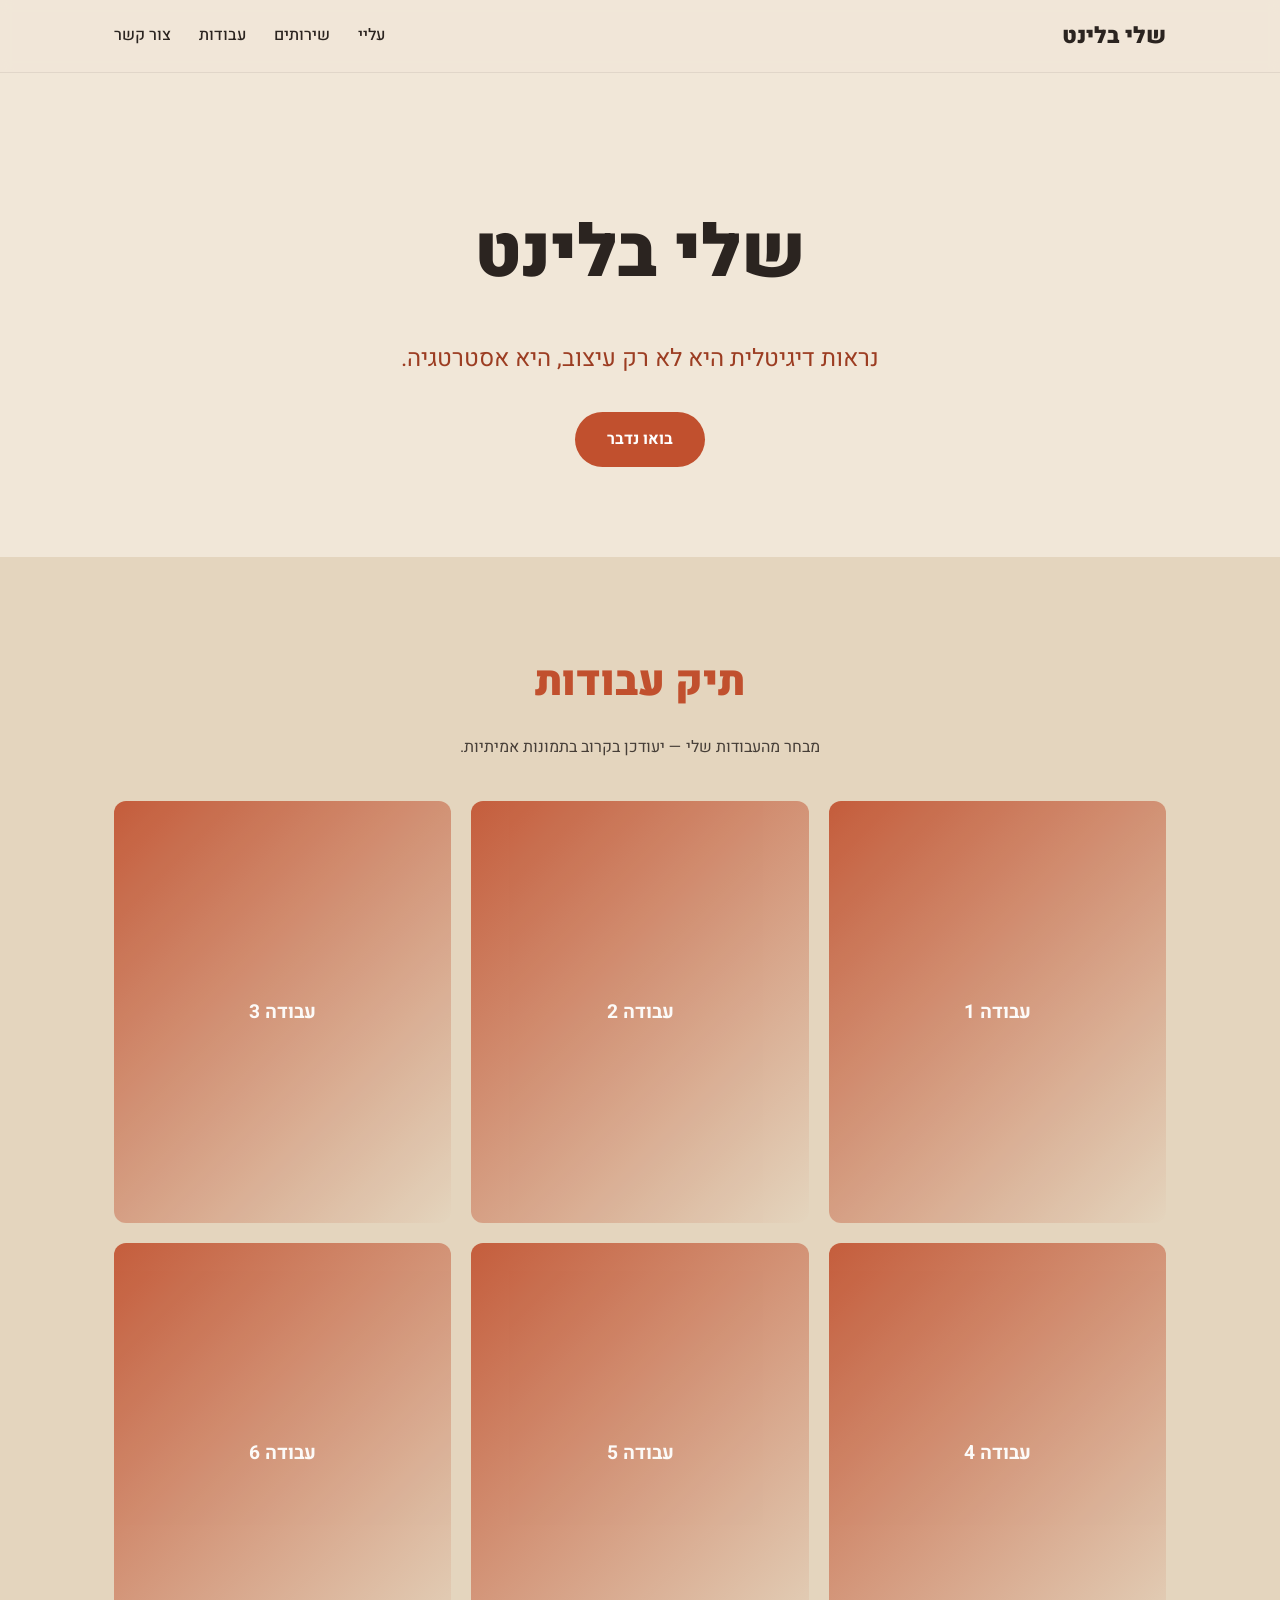
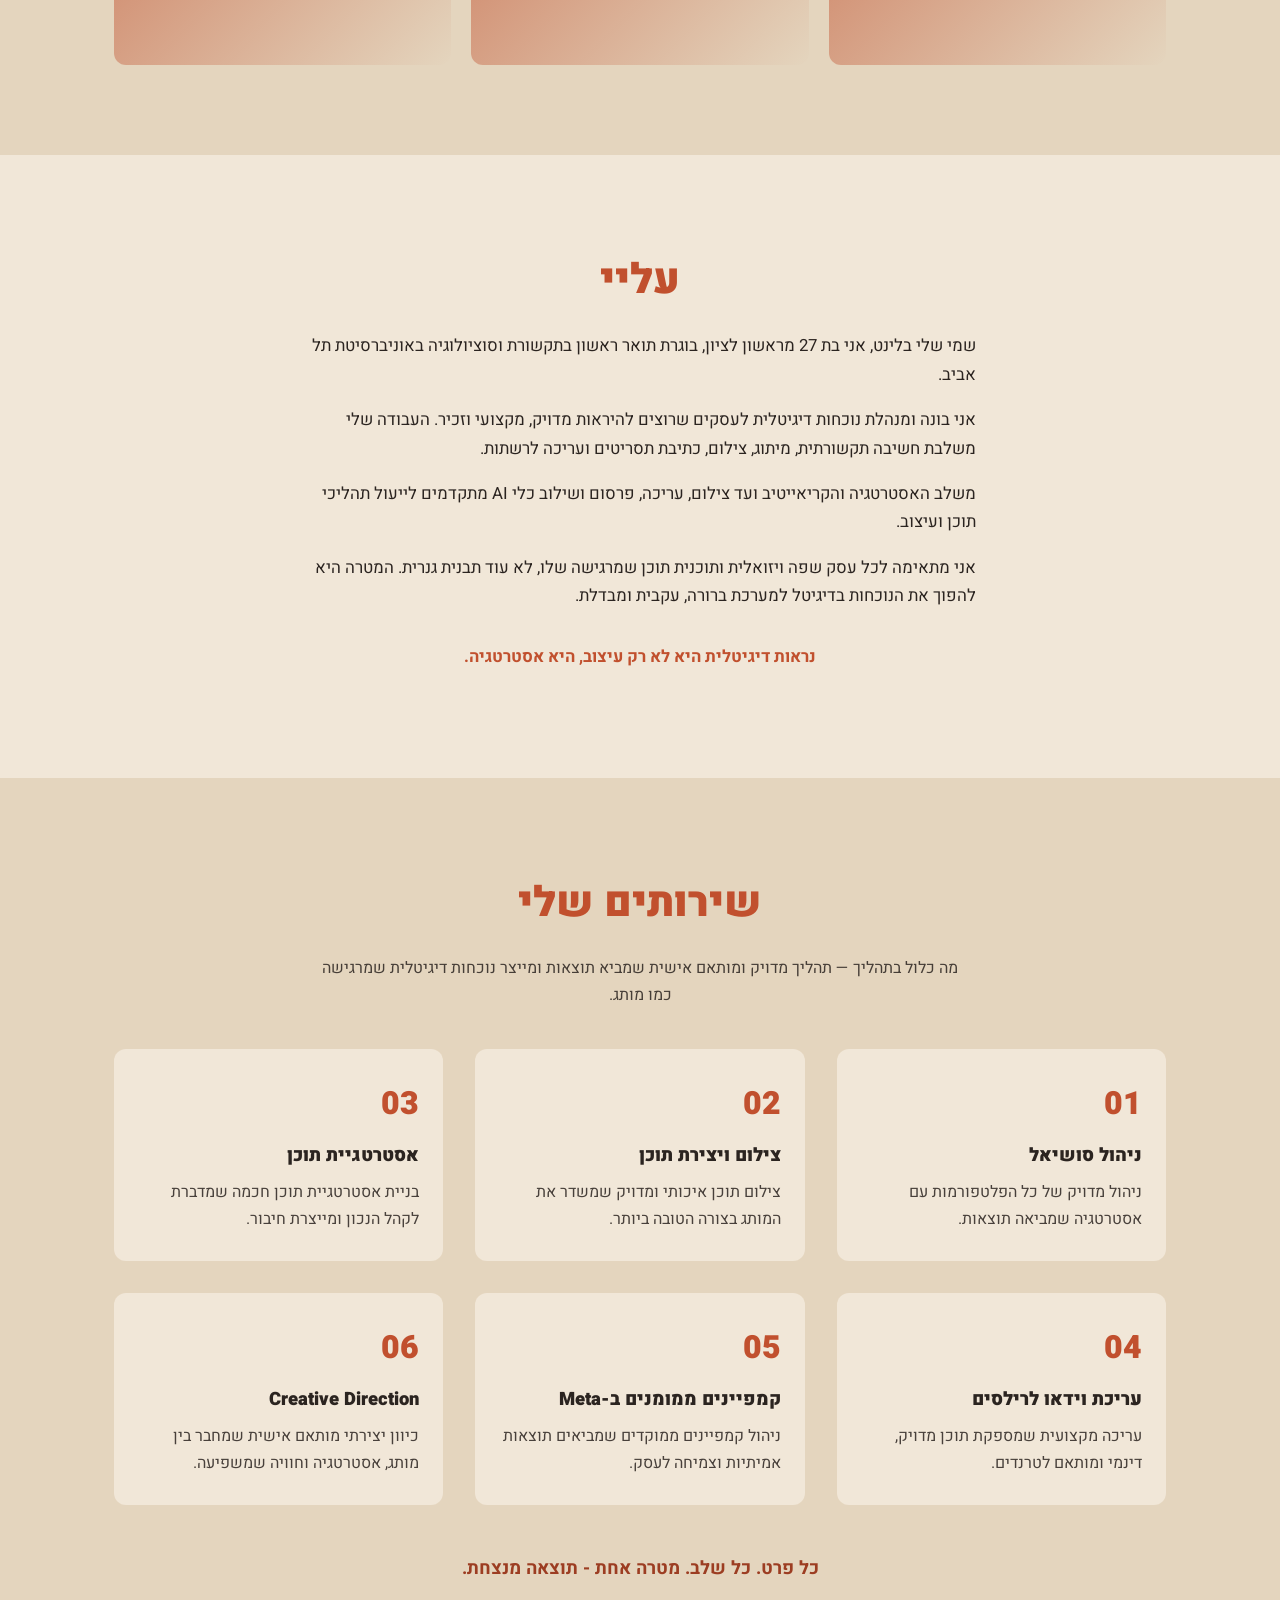
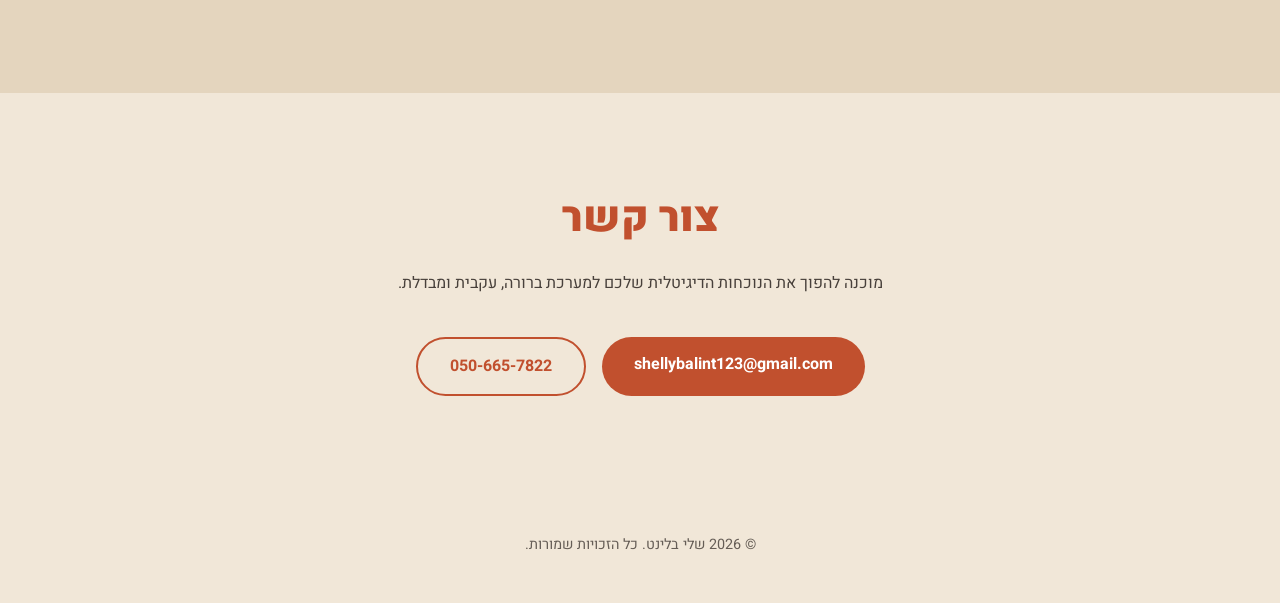
<file: first-version/index.html>
<!DOCTYPE html>
<html lang="he" dir="rtl">
<head>
<meta charset="UTF-8">
<meta name="robots" content="noindex, nofollow">
<meta name="viewport" content="width=device-width, initial-scale=1.0">
<title>שלי בלינט | נוכחות דיגיטלית ומיתוג</title>
<meta name="description" content="שלי בלינט - בניית וניהול נוכחות דיגיטלית לעסקים: סושיאל, צילום, אסטרטגיית תוכן, עריכת וידאו וקמפיינים.">
<link rel="preconnect" href="https://fonts.googleapis.com">
<link rel="preconnect" href="https://fonts.gstatic.com" crossorigin>
<link href="https://fonts.googleapis.com/css2?family=Heebo:wght@400;500;700;900&display=swap" rel="stylesheet">
<link rel="stylesheet" href="styles.css">
</head>
<body>

<header class="site-header">
  <div class="container header-inner">
    <a href="#top" class="logo">שלי בלינט</a>
    <button class="nav-toggle" aria-label="פתיחת תפריט" aria-expanded="false">
      <span></span><span></span><span></span>
    </button>
    <nav class="main-nav">
      <a href="#about">עליי</a>
      <a href="#services">שירותים</a>
      <a href="#gallery">עבודות</a>
      <a href="#contact">צור קשר</a>
    </nav>
  </div>
</header>

<main>

  <section id="top" class="hero">
    <div class="container">
      <h1>שלי בלינט</h1>
      <p class="hero-tagline">נראות דיגיטלית היא לא רק עיצוב, היא אסטרטגיה.</p>
      <a href="#contact" class="btn btn-primary">בואו נדבר</a>
    </div>
  </section>

  <section id="gallery" class="section section-alt">
    <div class="container">
      <h2>תיק עבודות</h2>
      <p class="section-lead">מבחר מהעבודות שלי — יעודכן בקרוב בתמונות אמיתיות.</p>
      <div class="gallery-grid">
        <div class="gallery-item" data-placeholder="1"><span>עבודה 1</span></div>
        <div class="gallery-item" data-placeholder="2"><span>עבודה 2</span></div>
        <div class="gallery-item" data-placeholder="3"><span>עבודה 3</span></div>
        <div class="gallery-item" data-placeholder="4"><span>עבודה 4</span></div>
        <div class="gallery-item" data-placeholder="5"><span>עבודה 5</span></div>
        <div class="gallery-item" data-placeholder="6"><span>עבודה 6</span></div>
      </div>
    </div>
  </section>

  <section id="about" class="section">
    <div class="container about-content">
      <h2>עליי</h2>
      <p>שמי שלי בלינט, אני בת 27 מראשון לציון, בוגרת תואר ראשון בתקשורת וסוציולוגיה באוניברסיטת תל אביב.</p>
      <p>אני בונה ומנהלת נוכחות דיגיטלית לעסקים שרוצים להיראות מדויק, מקצועי וזכיר. העבודה שלי משלבת חשיבה תקשורתית, מיתוג, צילום, כתיבת תסריטים ועריכה לרשתות.</p>
      <p>משלב האסטרטגיה והקריאייטיב ועד צילום, עריכה, פרסום ושילוב כלי AI מתקדמים לייעול תהליכי תוכן ועיצוב.</p>
      <p>אני מתאימה לכל עסק שפה ויזואלית ותוכנית תוכן שמרגישה שלו, לא עוד תבנית גנרית. המטרה היא להפוך את הנוכחות בדיגיטל למערכת ברורה, עקבית ומבדלת.</p>
      <p class="about-quote">נראות דיגיטלית היא לא רק עיצוב, היא אסטרטגיה.</p>
    </div>
  </section>

  <section id="services" class="section section-alt">
    <div class="container">
      <h2>שירותים שלי</h2>
      <p class="section-lead">מה כלול בתהליך — תהליך מדויק ומותאם אישית שמביא תוצאות ומייצר נוכחות דיגיטלית שמרגישה כמו מותג.</p>
      <div class="services-grid">
        <div class="service-item">
          <span class="service-number">01</span>
          <h3>ניהול סושיאל</h3>
          <p>ניהול מדויק של כל הפלטפורמות עם אסטרטגיה שמביאה תוצאות.</p>
        </div>
        <div class="service-item">
          <span class="service-number">02</span>
          <h3>צילום ויצירת תוכן</h3>
          <p>צילום תוכן איכותי ומדויק שמשדר את המותג בצורה הטובה ביותר.</p>
        </div>
        <div class="service-item">
          <span class="service-number">03</span>
          <h3>אסטרטגיית תוכן</h3>
          <p>בניית אסטרטגיית תוכן חכמה שמדברת לקהל הנכון ומייצרת חיבור.</p>
        </div>
        <div class="service-item">
          <span class="service-number">04</span>
          <h3>עריכת וידאו לרילסים</h3>
          <p>עריכה מקצועית שמספקת תוכן מדויק, דינמי ומותאם לטרנדים.</p>
        </div>
        <div class="service-item">
          <span class="service-number">05</span>
          <h3>קמפיינים ממומנים ב-Meta</h3>
          <p>ניהול קמפיינים ממוקדים שמביאים תוצאות אמיתיות וצמיחה לעסק.</p>
        </div>
        <div class="service-item">
          <span class="service-number">06</span>
          <h3>Creative Direction</h3>
          <p>כיוון יצירתי מותאם אישית שמחבר בין מותג, אסטרטגיה וחוויה שמשפיעה.</p>
        </div>
      </div>
      <p class="services-footer">כל פרט. כל שלב. מטרה אחת - תוצאה מנצחת.</p>
    </div>
  </section>

  <section id="contact" class="section contact-section">
    <div class="container">
      <h2>צור קשר</h2>
      <p class="section-lead">מוכנה להפוך את הנוכחות הדיגיטלית שלכם למערכת ברורה, עקבית ומבדלת.</p>
      <div class="contact-links">
        <a href="mailto:shellybalint123@gmail.com" class="btn btn-primary">shellybalint123@gmail.com</a>
        <a href="tel:0506657822" class="btn btn-outline">050-665-7822</a>
      </div>
    </div>
  </section>

</main>

<footer class="site-footer">
  <div class="container">
    <p>&copy; <span id="year"></span> שלי בלינט. כל הזכויות שמורות.</p>
  </div>
</footer>

<script src="script.js"></script>
</body>
</html>
</file>
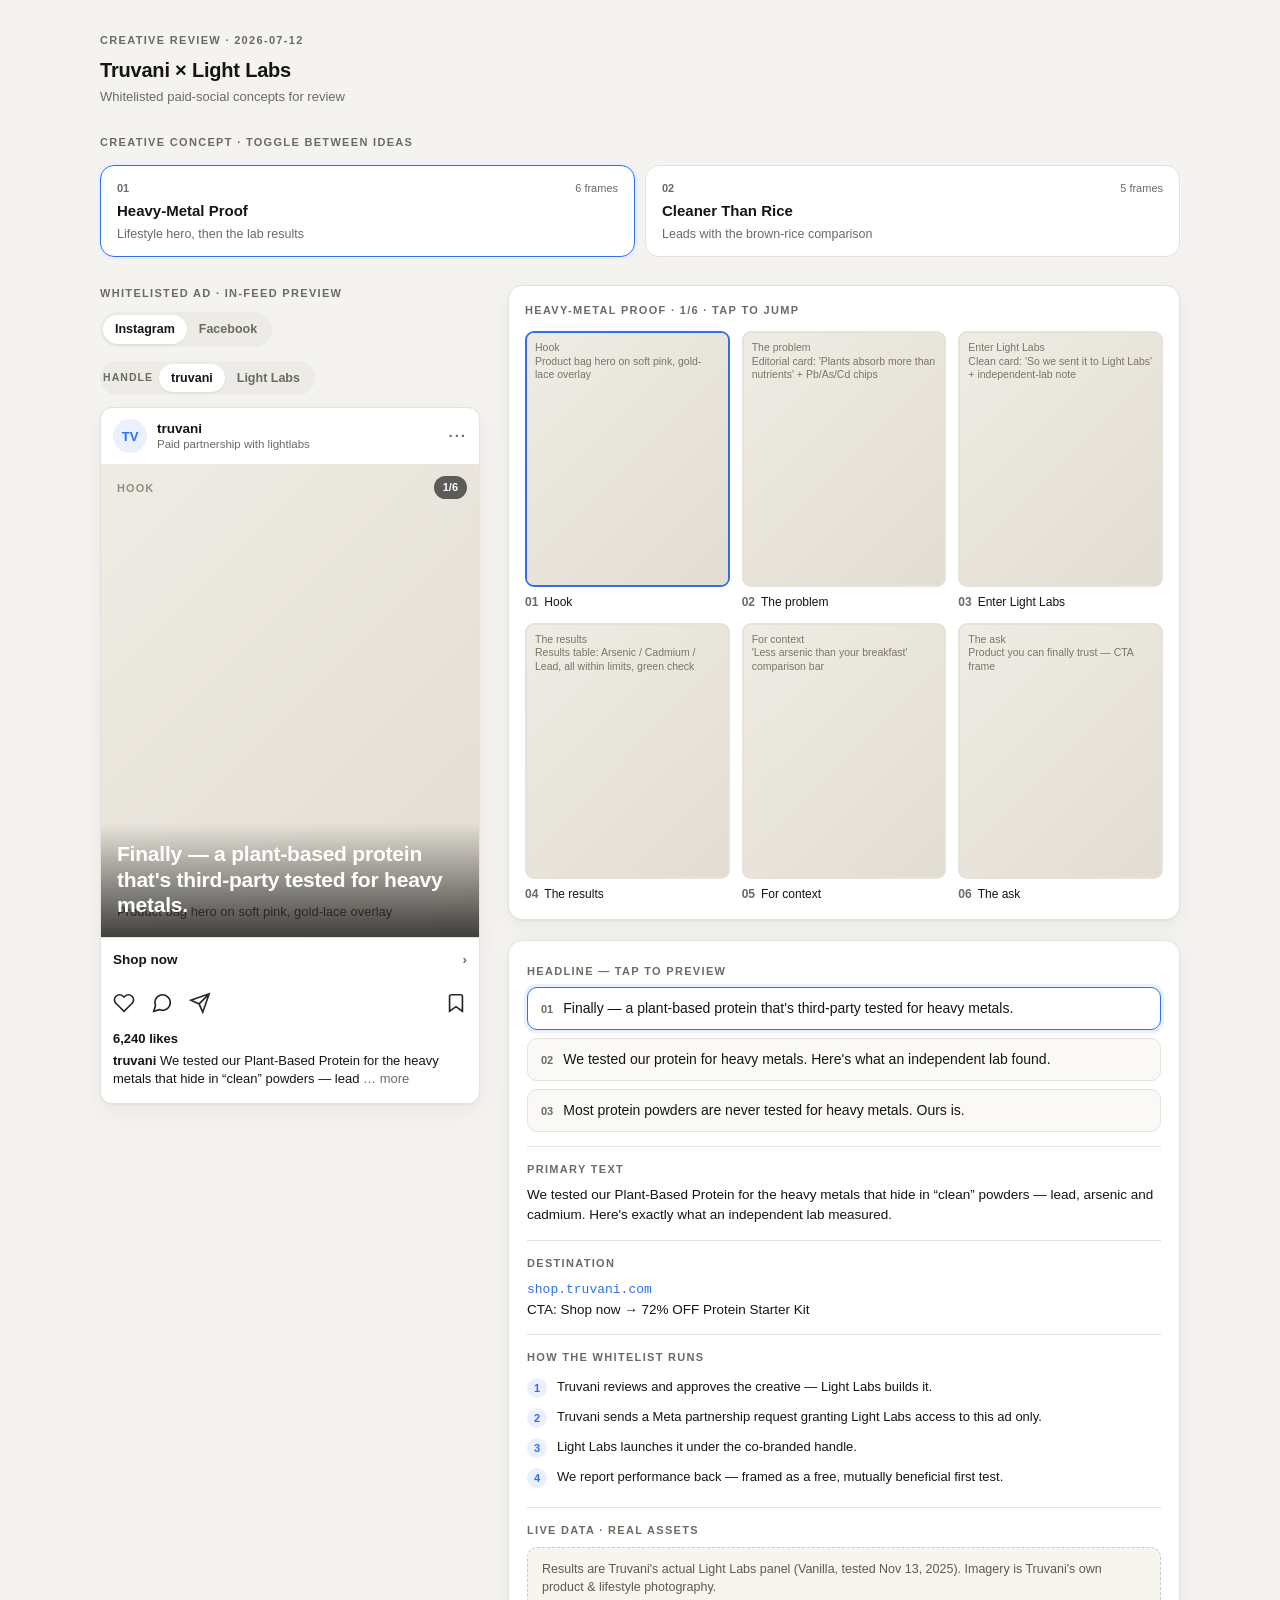
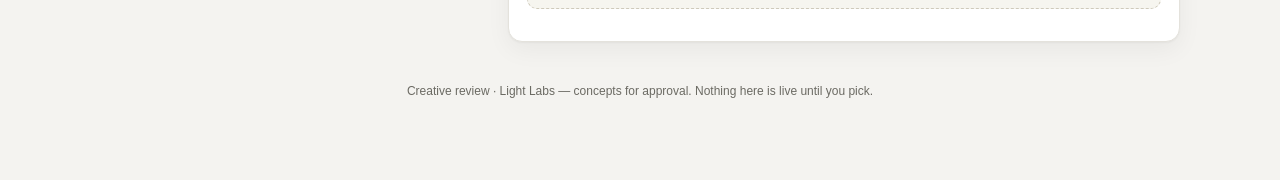
<file: .agents/skills/ad-creative/assets/creative-review-template.html>
<!DOCTYPE html>
<!--
  Creative Review Page — a shareable ad-creative approval artifact.

  HOW TO USE (agents): replace the JSON inside <script id="review-data"> below
  with the real project. Everything else renders from it. The file is
  self-contained — no build, no network, no dependencies. Open it in a browser,
  host it on any static host (Vercel/Netlify/GitHub Pages), or hand off the
  single .html file.

  THE DATA BLOCK IS JSON, NOT JAVASCRIPT:
    - double-quoted keys and strings, no comments, no trailing commas
    - it is inert data (parsed with JSON.parse), so a value can never execute
    - SECURITY: escape every literal "<" in your text values as < so a
      value like "</script>" can never break out of the tag. All values are
      also HTML-escaped again at render time.

  DATA SHAPE — see references/creative-review-page.md for the annotated spec.
  Images: each frame's "image" may be a URL, a relative path, or a data URI.
  If omitted (or the file is missing), a placeholder shows the frame label +
  the image prompt — use this for concepts not yet rendered to image.
-->
<html lang="en">
<head>
<meta charset="utf-8" />
<meta name="viewport" content="width=device-width, initial-scale=1" />
<title>Creative Review</title>
<style>
  :root {
    --bg: #f4f3f0; --card: #ffffff; --ink: #16150f; --muted: #6b6a63;
    --line: #e4e2dc; --accent: #2f6fed; --accent-soft: #eaf0fe;
    --radius: 14px; --shadow: 0 1px 2px rgba(0,0,0,.04), 0 8px 24px rgba(0,0,0,.05);
  }
  * { box-sizing: border-box; }
  body { margin: 0; background: var(--bg); color: var(--ink);
    font: 15px/1.5 -apple-system, BlinkMacSystemFont, "Segoe UI", Roboto, Helvetica, Arial, sans-serif;
    -webkit-font-smoothing: antialiased; }
  .wrap { max-width: 1120px; margin: 0 auto; padding: 32px 20px 80px; }
  .eyebrow { font-size: 11px; font-weight: 700; letter-spacing: .12em; text-transform: uppercase; color: var(--muted); }
  a { color: var(--accent); }

  header.project { margin-bottom: 28px; }
  header.project h1 { font-size: 20px; margin: 6px 0 2px; letter-spacing: -.01em; }
  header.project .sub { color: var(--muted); font-size: 13px; }

  .concepts { display: grid; grid-template-columns: repeat(auto-fit, minmax(210px, 1fr)); gap: 10px; margin: 14px 0 28px; }
  .concept { text-align: left; background: var(--card); border: 1.5px solid var(--line); border-radius: var(--radius);
    padding: 14px 16px; cursor: pointer; transition: border-color .12s, box-shadow .12s; font: inherit; color: inherit; }
  .concept:hover { border-color: #cfcdc6; }
  .concept[aria-selected="true"] { border-color: var(--accent); box-shadow: 0 0 0 3px var(--accent-soft); background: #fff; }
  .concept .row1 { display: flex; align-items: baseline; justify-content: space-between; gap: 8px; }
  .concept .num { font-size: 11px; font-weight: 700; color: var(--muted); }
  .concept .frames { font-size: 11px; color: var(--muted); }
  .concept .name { font-weight: 650; font-size: 15px; margin: 4px 0 3px; }
  .concept .tag { font-size: 12.5px; color: var(--muted); line-height: 1.35; }

  .grid { display: grid; grid-template-columns: minmax(0, 380px) minmax(0, 1fr); gap: 28px; align-items: start; }
  @media (max-width: 860px) { .grid { grid-template-columns: 1fr; } }
  .col-label { margin-bottom: 10px; }

  .toggles { display: flex; flex-wrap: wrap; gap: 14px; margin-bottom: 12px; }
  .seg { display: inline-flex; background: #ecebe6; border-radius: 999px; padding: 3px; }
  .seg button { border: 0; background: transparent; font: inherit; font-size: 12.5px; font-weight: 600; color: var(--muted);
    padding: 5px 12px; border-radius: 999px; cursor: pointer; }
  .seg button[aria-pressed="true"] { background: #fff; color: var(--ink); box-shadow: 0 1px 2px rgba(0,0,0,.08); }
  .seg .lbl { align-self: center; font-size: 10.5px; font-weight: 700; letter-spacing: .1em; text-transform: uppercase; color: var(--muted); margin-right: 6px; }

  .post { background: var(--card); border: 1px solid var(--line); border-radius: 12px; overflow: hidden; box-shadow: var(--shadow); }
  .post .top { display: flex; align-items: center; gap: 10px; padding: 11px 12px; }
  .post .avatar { width: 34px; height: 34px; border-radius: 50%; background: var(--accent-soft); color: var(--accent);
    display: grid; place-items: center; font-weight: 700; font-size: 13px; overflow: hidden; flex: none; }
  .post .avatar img { width: 100%; height: 100%; object-fit: cover; }
  .post .who { line-height: 1.2; }
  .post .who .name { font-weight: 650; font-size: 13.5px; }
  .post .who .partner { font-size: 11.5px; color: var(--muted); }
  .post .dots { margin-left: auto; color: var(--muted); font-weight: 700; letter-spacing: 2px; }
  .frame { position: relative; aspect-ratio: 4/5; background: #ded9d0; display: grid; }
  .frame img { width: 100%; height: 100%; object-fit: cover; grid-area: 1/1; z-index: 1; }
  .frame .ph { grid-area: 1/1; display: flex; flex-direction: column; justify-content: space-between; padding: 16px;
    background: linear-gradient(135deg,#efece5,#e2ddd2); }
  .frame .ph .plabel { font-size: 11px; font-weight: 700; letter-spacing: .1em; text-transform: uppercase; color: #948e80; }
  .frame .ph .pprompt { font-size: 13px; color: #5f5a4e; line-height: 1.4; }
  .frame .badge { position: absolute; top: 12px; left: 12px; z-index: 2; background: rgba(255,255,255,.92);
    font-size: 11.5px; font-weight: 600; padding: 5px 10px; border-radius: 999px; display: flex; align-items: center; gap: 5px; }
  .frame .counter { position: absolute; top: 12px; right: 12px; z-index: 2; background: rgba(0,0,0,.6); color: #fff; font-size: 11px;
    font-weight: 600; padding: 3px 9px; border-radius: 999px; }
  .frame .headline { position: absolute; left: 0; right: 0; bottom: 0; z-index: 2; padding: 18px 16px 20px; color: #fff;
    font-size: 21px; font-weight: 700; line-height: 1.2; letter-spacing: -.01em;
    background: linear-gradient(to top, rgba(0,0,0,.72), rgba(0,0,0,0)); }
  .frame .headline.light { color: var(--ink); background: linear-gradient(to top, rgba(255,255,255,.85), rgba(255,255,255,0)); }

  /* Instagram chrome */
  .ig-cta { display: flex; align-items: center; justify-content: space-between; padding: 12px; border-top: 1px solid var(--line);
    font-weight: 600; font-size: 13.5px; }
  .ig-cta .chev { color: var(--muted); }
  .ig-actions { display: flex; gap: 16px; padding: 10px 12px 2px; color: #26251f; }
  .ig-actions svg { width: 22px; height: 22px; }
  .ig-actions .save { margin-left: auto; }
  .likes { padding: 6px 12px 2px; font-weight: 650; font-size: 13px; }
  .caption { padding: 2px 12px 14px; font-size: 13px; line-height: 1.4; }
  .caption .h { font-weight: 650; }
  .caption .more { color: var(--muted); }

  /* Facebook chrome — link card below image + text actions */
  .fb-card { display: flex; align-items: center; gap: 12px; padding: 12px; background: #f3f4f6; border-top: 1px solid var(--line); }
  .fb-card .meta { min-width: 0; flex: 1; }
  .fb-card .dom { font-size: 11px; letter-spacing: .04em; text-transform: uppercase; color: var(--muted); }
  .fb-card .hl { font-size: 14px; font-weight: 650; line-height: 1.25; margin-top: 2px; overflow: hidden; }
  .fb-card .btn { flex: none; background: #e4e6eb; color: #050505; font-weight: 650; font-size: 12.5px; padding: 8px 14px; border-radius: 7px; }
  .fb-actions { display: flex; padding: 4px 12px; border-top: 1px solid var(--line); }
  .fb-actions span { flex: 1; text-align: center; padding: 8px 0; font-size: 13px; font-weight: 600; color: var(--muted); }

  .board { background: var(--card); border: 1px solid var(--line); border-radius: var(--radius); padding: 16px; box-shadow: var(--shadow); margin-bottom: 20px; }
  .board .frames-grid { display: grid; grid-template-columns: repeat(3, 1fr); gap: 12px; margin-top: 12px; }
  @media (max-width: 480px) { .board .frames-grid { grid-template-columns: repeat(2, 1fr); } }
  .thumb { border: 0; background: transparent; padding: 0; cursor: pointer; text-align: left; font: inherit; color: inherit; }
  .thumb .box { aspect-ratio: 4/5; border-radius: 9px; overflow: hidden; border: 2px solid transparent; background: #e7e2d8;
    display: grid; transition: border-color .12s; }
  .thumb[aria-current="true"] .box { border-color: var(--accent); }
  .thumb .box img { width: 100%; height: 100%; object-fit: cover; grid-area: 1/1; z-index: 1; }
  .thumb .box .mini { grid-area: 1/1; padding: 8px; font-size: 10.5px; color: #7a7566; line-height: 1.3;
    background: linear-gradient(135deg,#efece5,#e2ddd2); overflow: hidden; }
  .thumb .cap { margin-top: 6px; font-size: 12px; }
  .thumb .cap .n { color: var(--muted); font-weight: 700; margin-right: 6px; }

  .copy { background: var(--card); border: 1px solid var(--line); border-radius: var(--radius); padding: 18px; box-shadow: var(--shadow); }
  .copy .block { padding: 14px 0; border-top: 1px solid var(--line); }
  .copy .block:first-of-type { border-top: 0; padding-top: 4px; }
  .headline-opt { display: flex; gap: 10px; align-items: flex-start; width: 100%; text-align: left; font: inherit; color: inherit;
    background: #faf9f6; border: 1.5px solid var(--line); border-radius: 10px; padding: 11px 13px; cursor: pointer; margin-top: 8px; }
  .headline-opt[aria-pressed="true"] { border-color: var(--accent); background: #fff; box-shadow: 0 0 0 3px var(--accent-soft); }
  .headline-opt .n { font-size: 11px; font-weight: 700; color: var(--muted); margin-top: 2px; }
  .headline-opt .t { font-size: 14px; line-height: 1.35; }
  .kv { font-size: 13.5px; line-height: 1.5; }
  .kv .dest { color: var(--accent); font-family: ui-monospace, SFMono-Regular, Menlo, monospace; font-size: 13px; }
  .steps { margin: 8px 0 0; padding: 0; list-style: none; }
  .steps li { display: flex; gap: 10px; padding: 5px 0; font-size: 13px; line-height: 1.4; }
  .steps li .i { flex: none; width: 20px; height: 20px; border-radius: 50%; background: var(--accent-soft); color: var(--accent);
    display: grid; place-items: center; font-size: 11px; font-weight: 700; }
  .grounding { background: #f6f5ef; border: 1px dashed #cfcabb; border-radius: 10px; padding: 12px 14px; font-size: 12.5px; color: #5f5a4e; line-height: 1.45; margin-top: 8px; }
  .err { background: #fbeaea; border: 1px solid #e6b7b7; color: #8a2b2b; border-radius: 10px; padding: 14px 16px; font-size: 13px; }
  footer { margin-top: 40px; text-align: center; font-size: 12px; color: var(--muted); }
</style>
</head>
<body>

<!-- DATA — replace this JSON with your project (see the comment at the top of the file). -->
<script type="application/json" id="review-data">
{
  "project": {
    "brand": "Truvani",
    "agency": "Light Labs",
    "date": "2026-07-12",
    "note": "Whitelisted paid-social concepts for review"
  },
  "platforms": ["instagram", "facebook"],
  "concepts": [
    {
      "name": "Heavy-Metal Proof",
      "tagline": "Lifestyle hero, then the lab results",
      "handles": [
        { "name": "truvani", "partner": "Paid partnership with lightlabs", "initials": "TV" },
        { "name": "Light Labs", "partner": "Paid partnership with truvani", "initials": "LL" }
      ],
      "frames": [
        { "label": "Hook", "prompt": "Product bag hero on soft pink, gold-lace overlay", "headline": "Finally — a plant-based protein that's third-party tested for heavy metals.", "headlineTheme": "dark" },
        { "label": "The problem", "prompt": "Editorial card: 'Plants absorb more than nutrients' + Pb/As/Cd chips" },
        { "label": "Enter Light Labs", "prompt": "Clean card: 'So we sent it to Light Labs' + independent-lab note" },
        { "label": "The results", "prompt": "Results table: Arsenic / Cadmium / Lead, all within limits, green check" },
        { "label": "For context", "prompt": "'Less arsenic than your breakfast' comparison bar" },
        { "label": "The ask", "prompt": "Product you can finally trust — CTA frame", "headline": "Protein you can finally trust." }
      ],
      "headlines": [
        "Finally — a plant-based protein that's third-party tested for heavy metals.",
        "We tested our protein for heavy metals. Here's what an independent lab found.",
        "Most protein powders are never tested for heavy metals. Ours is."
      ],
      "primaryText": "We tested our Plant-Based Protein for the heavy metals that hide in “clean” powders — lead, arsenic and cadmium. Here's exactly what an independent lab measured.",
      "destination": { "url": "shop.truvani.com", "cta": "Shop now", "offer": "72% OFF Protein Starter Kit" },
      "rollout": {
        "title": "How the whitelist runs",
        "steps": [
          "Truvani reviews and approves the creative — Light Labs builds it.",
          "Truvani sends a Meta partnership request granting Light Labs access to this ad only.",
          "Light Labs launches it under the co-branded handle.",
          "We report performance back — framed as a free, mutually beneficial first test."
        ]
      },
      "grounding": "Results are Truvani's actual Light Labs panel (Vanilla, tested Nov 13, 2025). Imagery is Truvani's own product & lifestyle photography."
    },
    {
      "name": "Cleaner Than Rice",
      "tagline": "Leads with the brown-rice comparison",
      "frames": [
        { "label": "Hook", "prompt": "Split visual: brown rice vs protein scoop", "headline": "Your “clean” brown rice protein? Test it.", "headlineTheme": "dark" },
        { "label": "The claim", "prompt": "Stat card comparing arsenic levels" },
        { "label": "The proof", "prompt": "Light Labs results table" },
        { "label": "The context", "prompt": "What the numbers mean, plainly" },
        { "label": "The ask", "prompt": "Starter-kit offer frame", "headline": "Trust the label. Then trust the test." }
      ],
      "headlines": [
        "Your “clean” brown rice protein? Test it.",
        "Brown rice protein is often the worst offender for arsenic. We checked ours.",
        "“Plant-based” doesn't mean “clean.” We have the lab panel to prove ours is."
      ],
      "primaryText": "Brown-rice protein is one of the most common sources of dietary arsenic. So we sent ours to an independent lab. Here's the panel.",
      "destination": { "url": "shop.truvani.com", "cta": "Shop now", "offer": "72% OFF Protein Starter Kit" },
      "grounding": "Comparison figures are from Truvani's Light Labs panel and published dietary-arsenic ranges. No competitor is named."
    }
  ]
}
</script>

<div class="wrap">
  <header class="project" id="project"></header>
  <div class="eyebrow">Creative concept · toggle between ideas</div>
  <div class="concepts" id="concepts" role="tablist"></div>
  <div class="grid">
    <section>
      <div class="eyebrow col-label" id="preview-label">In-feed preview</div>
      <div class="toggles" id="toggles"></div>
      <div class="post" id="post"></div>
    </section>
    <section>
      <div class="board">
        <div class="eyebrow" id="board-label">Storyboard · tap to jump</div>
        <div class="frames-grid" id="frames-grid"></div>
      </div>
      <div class="copy" id="copy"></div>
    </section>
  </div>
  <footer id="footer"></footer>
</div>

<script>
/* ============================================================================
   RENDER — generic; no need to edit when swapping the DATA JSON above.
   ========================================================================== */
const esc = (s) => String(s == null ? "" : s).replace(/[&<>"']/g, c => (
  { "&": "&amp;", "<": "&lt;", ">": "&gt;", '"': "&quot;", "'": "&#39;" }[c]));
const PLATFORMS = { instagram: "Instagram", facebook: "Facebook" };

let DATA;
try {
  DATA = JSON.parse(document.getElementById("review-data").textContent);
} catch (e) {
  document.querySelector(".wrap").innerHTML =
    '<div class="err"><b>Couldn\'t read the review data.</b><br/>The <code>#review-data</code> block must be valid JSON — double-quoted keys and strings, no comments, no trailing commas. Parser said: ' + esc(e.message) + '</div>';
  throw e;
}

const state = { concept: 0, frame: 0, platform: null, handle: 0, headline: 0 };
const concept = () => DATA.concepts[state.concept];

// platforms restricted to the ones we can render; default to first valid
const platformList = () => (DATA.platforms || ["instagram"]).filter(p => PLATFORMS[p]);
state.platform = platformList()[0] || "instagram";

const heart = '<svg viewBox="0 0 24 24" fill="none" stroke="currentColor" stroke-width="1.8"><path d="M20.8 4.6a5.5 5.5 0 0 0-7.8 0L12 5.6l-1-1a5.5 5.5 0 1 0-7.8 7.8l1 1L12 21l7.8-7.6 1-1a5.5 5.5 0 0 0 0-7.8z"/></svg>';
const comment = '<svg viewBox="0 0 24 24" fill="none" stroke="currentColor" stroke-width="1.8"><path d="M21 11.5a8.4 8.4 0 0 1-11.8 7.7L3 21l1.9-6.2A8.4 8.4 0 1 1 21 11.5z"/></svg>';
const share = '<svg viewBox="0 0 24 24" fill="none" stroke="currentColor" stroke-width="1.8"><path d="M22 2 11 13M22 2l-7 20-4-9-9-4 20-7z"/></svg>';
const bookmark = '<svg viewBox="0 0 24 24" fill="none" stroke="currentColor" stroke-width="1.8"><path d="M19 21l-7-5-7 5V5a2 2 0 0 1 2-2h10a2 2 0 0 1 2 2z"/></svg>';

function renderProject() {
  const p = DATA.project || {};
  const line = [p.brand, p.agency && `× ${p.agency}`].filter(Boolean).join(" ");
  document.getElementById("project").innerHTML =
    `<div class="eyebrow">Creative review${p.date ? " · " + esc(p.date) : ""}</div>
     <h1>${esc(line || "Ad creative")}</h1>${p.note ? `<div class="sub">${esc(p.note)}</div>` : ""}`;
  document.getElementById("footer").innerHTML =
    `Creative review${p.agency ? " · " + esc(p.agency) : ""} — concepts for approval. Nothing here is live until you pick.`;
}

function renderConcepts() {
  document.getElementById("concepts").innerHTML = DATA.concepts.map((c, i) => `
    <button class="concept" role="tab" aria-selected="${i === state.concept}" data-i="${i}">
      <div class="row1"><span class="num">${String(i + 1).padStart(2, "0")}</span>
        <span class="frames">${c.frames.length} frame${c.frames.length === 1 ? "" : "s"}</span></div>
      <div class="name">${esc(c.name)}</div>
      <div class="tag">${esc(c.tagline || "")}</div>
    </button>`).join("");
  document.querySelectorAll(".concept").forEach(b =>
    b.onclick = () => { state.concept = +b.dataset.i; state.frame = 0; state.handle = 0; state.headline = 0; renderAll(); });
}

function handles() {
  return concept().handles || [{
    name: DATA.project?.brand || "brand",
    partner: DATA.project?.agency ? "Paid partnership with " + DATA.project.agency.toLowerCase() : "Sponsored",
    initials: (DATA.project?.brand || "AD").slice(0, 2).toUpperCase()
  }];
}

function renderToggles() {
  const plats = platformList(), hs = handles();
  let html = "";
  if (plats.length > 1) {
    html += `<div class="seg" role="group">${plats.map(p =>
      `<button data-plat="${esc(p)}" aria-pressed="${p === state.platform}">${esc(PLATFORMS[p])}</button>`).join("")}</div>`;
  }
  if (hs.length > 1) {
    html += `<div class="seg" role="group"><span class="lbl">Handle</span>${hs.map((h, i) =>
      `<button data-handle="${i}" aria-pressed="${i === state.handle}">${esc(h.name)}</button>`).join("")}</div>`;
  }
  const el = document.getElementById("toggles");
  el.innerHTML = html;
  el.querySelectorAll("[data-plat]").forEach(b => b.onclick = () => { state.platform = b.dataset.plat; renderToggles(); renderPost(); });
  el.querySelectorAll("[data-handle]").forEach(b => b.onclick = () => { state.handle = +b.dataset.handle; renderToggles(); renderPost(); });
  document.getElementById("preview-label").textContent = (hs.length > 1 ? "Whitelisted ad · " : "") + "In-feed preview";
}

// placeholder underneath + image on top; a missing/broken image removes itself → placeholder shows
function frameVisual(f, phCls) {
  const ph = `<div class="${phCls}"><div class="plabel">${esc(f.label)}</div><div class="pprompt">${esc(f.prompt || "")}</div></div>`;
  const img = f.image ? `<img src="${esc(f.image)}" alt="${esc(f.label)}" onerror="this.remove()" />` : "";
  return ph + img;
}

function frameHTML(c, f) {
  const total = c.frames.length;
  const headlineText = state.frame === 0 ? (c.headlines?.[state.headline] || f.headline || "") : (f.headline || "");
  const theme = f.headlineTheme === "light" ? " light" : "";
  return `<div class="frame">
      ${frameVisual(f, "ph")}
      <span class="counter">${state.frame + 1}/${total}</span>
      ${headlineText ? `<div class="headline${theme}">${esc(headlineText)}</div>` : ""}
    </div>`;
}

function renderPost() {
  const c = concept(), f = c.frames[state.frame], h = handles()[state.handle] || handles()[0];
  const dest = c.destination || {};
  const top = `<div class="top">
      <div class="avatar">${h.initials ? esc(h.initials) : ""}</div>
      <div class="who"><div class="name">${esc(h.name)}</div><div class="partner">${esc(h.partner || "Sponsored")}</div></div>
      <div class="dots">···</div>
    </div>`;

  let chrome;
  if (state.platform === "facebook") {
    const domain = dest.url ? esc(dest.url) : "";
    const hl = c.headlines?.[state.headline] || f.headline || dest.offer || "";
    chrome = `<div class="fb-card">
        <div class="meta"><div class="dom">${domain}</div><div class="hl">${esc(hl)}</div></div>
        ${dest.cta ? `<div class="btn">${esc(dest.cta)}</div>` : ""}
      </div>
      <div class="fb-actions"><span>Like</span><span>Comment</span><span>Share</span></div>`;
  } else {
    chrome = `<div class="ig-cta"><span>${esc(dest.cta || "Learn more")}</span><span class="chev">›</span></div>
      <div class="ig-actions">${heart}${comment}${share}<span class="save">${bookmark}</span></div>
      <div class="likes">6,240 likes</div>
      <div class="caption"><span class="h">${esc(h.name)}</span> ${esc((c.primaryText || "").slice(0, 90))}<span class="more"> … more</span></div>`;
  }

  document.getElementById("post").innerHTML = top + frameHTML(c, f) + chrome;
  document.getElementById("board-label").textContent = `${c.name} · ${state.frame + 1}/${c.frames.length} · tap to jump`;
}

function renderBoard() {
  const c = concept();
  document.getElementById("frames-grid").innerHTML = c.frames.map((f, i) => `
    <button class="thumb" aria-current="${i === state.frame}" data-i="${i}">
      <div class="box">${frameVisual(f, "mini")}</div>
      <div class="cap"><span class="n">${String(i + 1).padStart(2, "0")}</span>${esc(f.label)}</div>
    </button>`).join("");
  document.querySelectorAll(".thumb").forEach(b =>
    b.onclick = () => { state.frame = +b.dataset.i; renderPost(); renderBoard(); });
}

function renderCopy() {
  const c = concept(), dest = c.destination || {};
  let html = "";
  if (c.headlines?.length) {
    html += `<div class="block"><div class="eyebrow">Headline — tap to preview</div>${c.headlines.map((h, i) =>
      `<button class="headline-opt" aria-pressed="${i === state.headline}" data-i="${i}">
        <span class="n">${String(i + 1).padStart(2, "0")}</span><span class="t">${esc(h)}</span></button>`).join("")}</div>`;
  }
  if (c.primaryText) html += `<div class="block"><div class="eyebrow">Primary text</div><div class="kv" style="margin-top:8px">${esc(c.primaryText)}</div></div>`;
  if (dest.url || dest.cta) {
    html += `<div class="block"><div class="eyebrow">Destination</div><div class="kv" style="margin-top:8px">
      ${dest.url ? `<span class="dest">${esc(dest.url)}</span><br/>` : ""}
      ${dest.cta ? `CTA: ${esc(dest.cta)}` : ""}${dest.offer ? ` → ${esc(dest.offer)}` : ""}</div></div>`;
  }
  if (c.rollout?.steps?.length) {
    html += `<div class="block"><div class="eyebrow">${esc(c.rollout.title || "How it runs")}</div>
      <ol class="steps">${c.rollout.steps.map((s, i) => `<li><span class="i">${i + 1}</span><span>${esc(s)}</span></li>`).join("")}</ol></div>`;
  }
  if (c.grounding) html += `<div class="block"><div class="eyebrow">Live data · real assets</div><div class="grounding">${esc(c.grounding)}</div></div>`;
  const el = document.getElementById("copy");
  el.innerHTML = html;
  el.querySelectorAll(".headline-opt").forEach(b =>
    b.onclick = () => { state.headline = +b.dataset.i; state.frame = 0; renderPost(); renderBoard(); renderCopy(); });
}

function renderAll() { renderConcepts(); renderToggles(); renderPost(); renderBoard(); renderCopy(); }
renderProject();
renderAll();
</script>
</body>
</html>
</file>
<file: first-version/styles.css>
:root {
  --color-bg: #F1E7D8;
  --color-bg-alt: #E4D5BE;
  --color-text: #2B2420;
  --color-accent: #C1502E;
  --color-accent-dark: #9C3D22;
  --font-main: 'Heebo', 'Segoe UI', sans-serif;
  --max-width: 1100px;
}

* { box-sizing: border-box; }

html { scroll-behavior: smooth; }

body {
  margin: 0;
  font-family: var(--font-main);
  background: var(--color-bg);
  color: var(--color-text);
  line-height: 1.7;
}

.container {
  max-width: var(--max-width);
  margin: 0 auto;
  padding: 0 24px;
}

h1, h2, h3 { font-weight: 900; margin: 0 0 16px; }

h2 {
  font-size: clamp(1.8rem, 4vw, 2.6rem);
  color: var(--color-accent);
  text-align: center;
}

.section-lead {
  text-align: center;
  max-width: 640px;
  margin: 0 auto 40px;
  opacity: 0.85;
}

/* Header */
.site-header {
  position: sticky;
  top: 0;
  z-index: 100;
  background: rgba(241, 231, 216, 0.92);
  backdrop-filter: blur(6px);
  border-bottom: 1px solid rgba(43, 36, 32, 0.08);
}

.header-inner {
  display: flex;
  align-items: center;
  justify-content: space-between;
  height: 72px;
}

.logo {
  font-size: 1.4rem;
  font-weight: 900;
  color: var(--color-text);
  text-decoration: none;
}

.main-nav {
  display: flex;
  gap: 28px;
}

.main-nav a {
  color: var(--color-text);
  text-decoration: none;
  font-weight: 500;
  transition: color 0.2s;
}

.main-nav a:hover { color: var(--color-accent); }

.nav-toggle {
  display: none;
  flex-direction: column;
  justify-content: center;
  gap: 5px;
  width: 32px;
  height: 32px;
  background: none;
  border: none;
  cursor: pointer;
}

.nav-toggle span {
  width: 100%;
  height: 2px;
  background: var(--color-text);
}

/* Hero */
.hero {
  padding: 120px 0 90px;
  text-align: center;
}

.hero h1 {
  font-size: clamp(2.5rem, 7vw, 4.5rem);
  color: var(--color-text);
}

.hero-tagline {
  font-size: clamp(1.1rem, 2.5vw, 1.5rem);
  color: var(--color-accent-dark);
  margin-bottom: 32px;
}

.btn {
  display: inline-block;
  padding: 14px 32px;
  border-radius: 999px;
  text-decoration: none;
  font-weight: 700;
  transition: transform 0.2s, background 0.2s, color 0.2s;
}

.btn-primary {
  background: var(--color-accent);
  color: #fff;
}

.btn-primary:hover {
  background: var(--color-accent-dark);
  transform: translateY(-2px);
}

.btn-outline {
  background: transparent;
  color: var(--color-accent);
  border: 2px solid var(--color-accent);
}

.btn-outline:hover {
  background: var(--color-accent);
  color: #fff;
}

/* Sections */
.section {
  padding: 90px 0;
}

.section-alt {
  background: var(--color-bg-alt);
}

/* Gallery */
.gallery-grid {
  display: grid;
  grid-template-columns: 1fr;
  gap: 20px;
}

@media (min-width: 640px) {
  .gallery-grid { grid-template-columns: repeat(2, 1fr); }
}

@media (min-width: 960px) {
  .gallery-grid { grid-template-columns: repeat(3, 1fr); }
}

.gallery-item {
  aspect-ratio: 4 / 5;
  border-radius: 12px;
  background: linear-gradient(135deg, var(--color-accent) 0%, var(--color-bg-alt) 100%);
  display: flex;
  align-items: center;
  justify-content: center;
  color: #fff;
  font-weight: 700;
  font-size: 1.2rem;
  opacity: 0.9;
}

/* About */
.about-content {
  max-width: 720px;
}

.about-content p {
  font-size: 1.05rem;
}

.about-quote {
  color: var(--color-accent);
  font-weight: 700;
  font-size: 1.2rem;
  text-align: center;
  margin-top: 32px;
}

/* Services */
.services-grid {
  display: grid;
  grid-template-columns: 1fr;
  gap: 32px;
}

@media (min-width: 640px) {
  .services-grid { grid-template-columns: repeat(2, 1fr); }
}

@media (min-width: 960px) {
  .services-grid { grid-template-columns: repeat(3, 1fr); }
}

.service-item {
  background: var(--color-bg);
  border-radius: 12px;
  padding: 28px 24px;
}

.service-number {
  display: block;
  font-size: 2rem;
  font-weight: 900;
  color: var(--color-accent);
  margin-bottom: 8px;
}

.service-item h3 {
  font-size: 1.15rem;
  margin-bottom: 8px;
}

.service-item p {
  margin: 0;
  opacity: 0.85;
}

.services-footer {
  text-align: center;
  font-weight: 700;
  font-size: 1.15rem;
  margin-top: 48px;
  color: var(--color-accent-dark);
}

/* Contact */
.contact-section { text-align: center; }

.contact-links {
  display: flex;
  flex-wrap: wrap;
  gap: 16px;
  justify-content: center;
}

/* Footer */
.site-footer {
  padding: 32px 0;
  text-align: center;
  font-size: 0.9rem;
  opacity: 0.7;
}

/* Mobile nav */
@media (max-width: 720px) {
  .nav-toggle { display: flex; }

  .main-nav {
    position: absolute;
    top: 72px;
    right: 0;
    left: 0;
    background: var(--color-bg);
    flex-direction: column;
    align-items: center;
    padding: 20px 0;
    display: none;
    border-bottom: 1px solid rgba(43, 36, 32, 0.08);
  }

  .main-nav.open { display: flex; }
}
</file>
